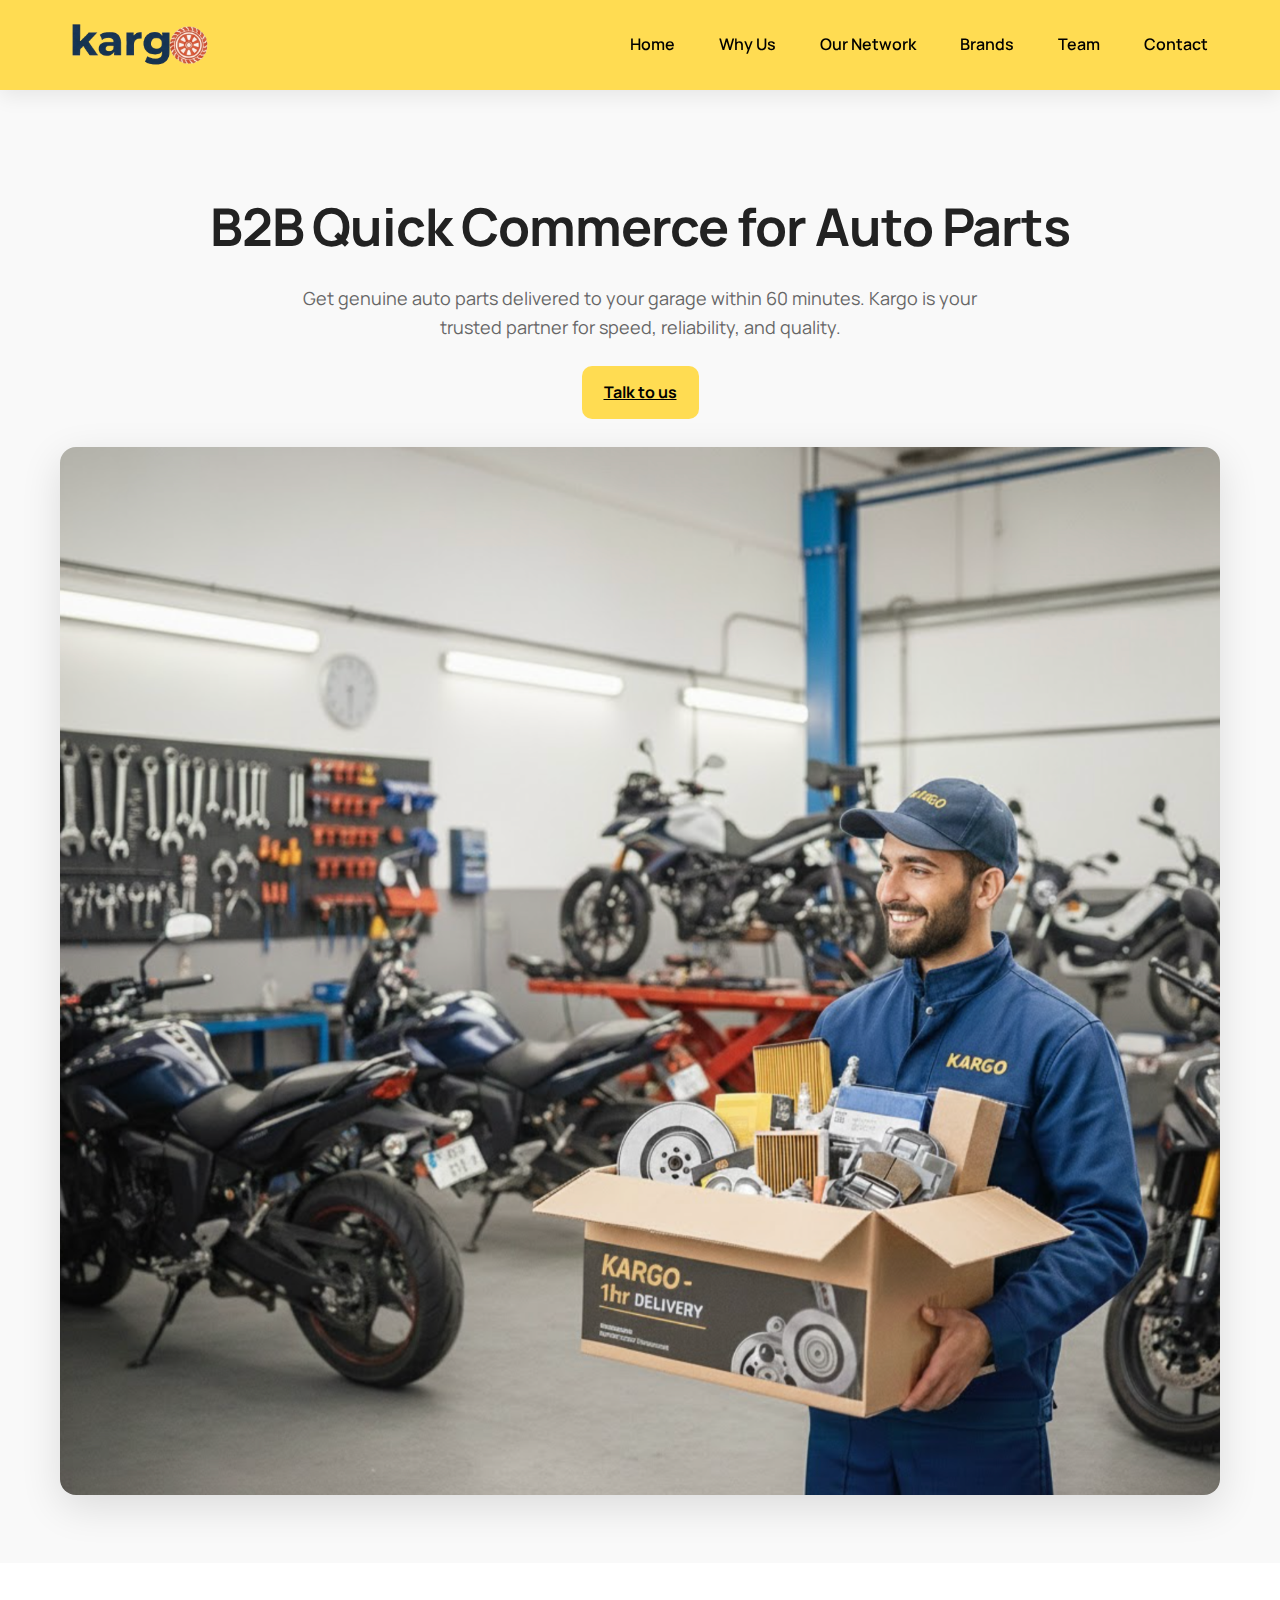
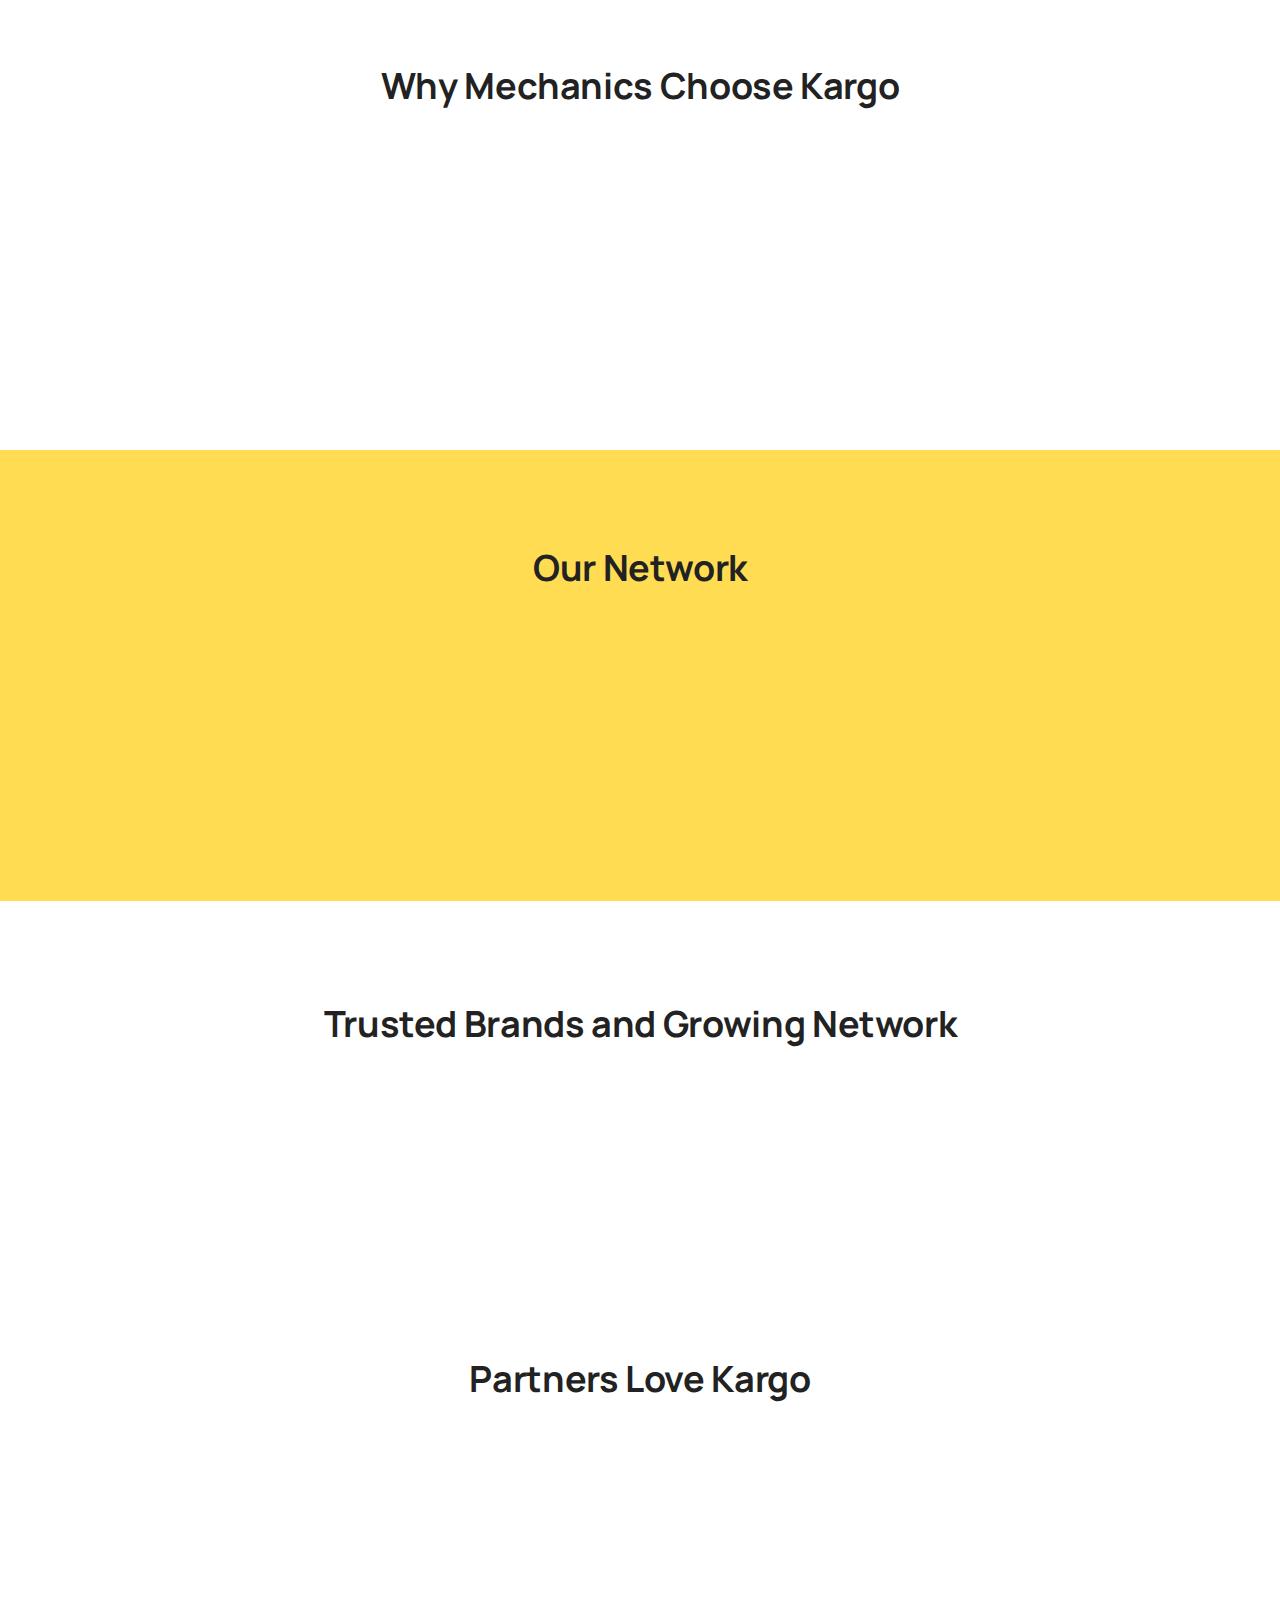
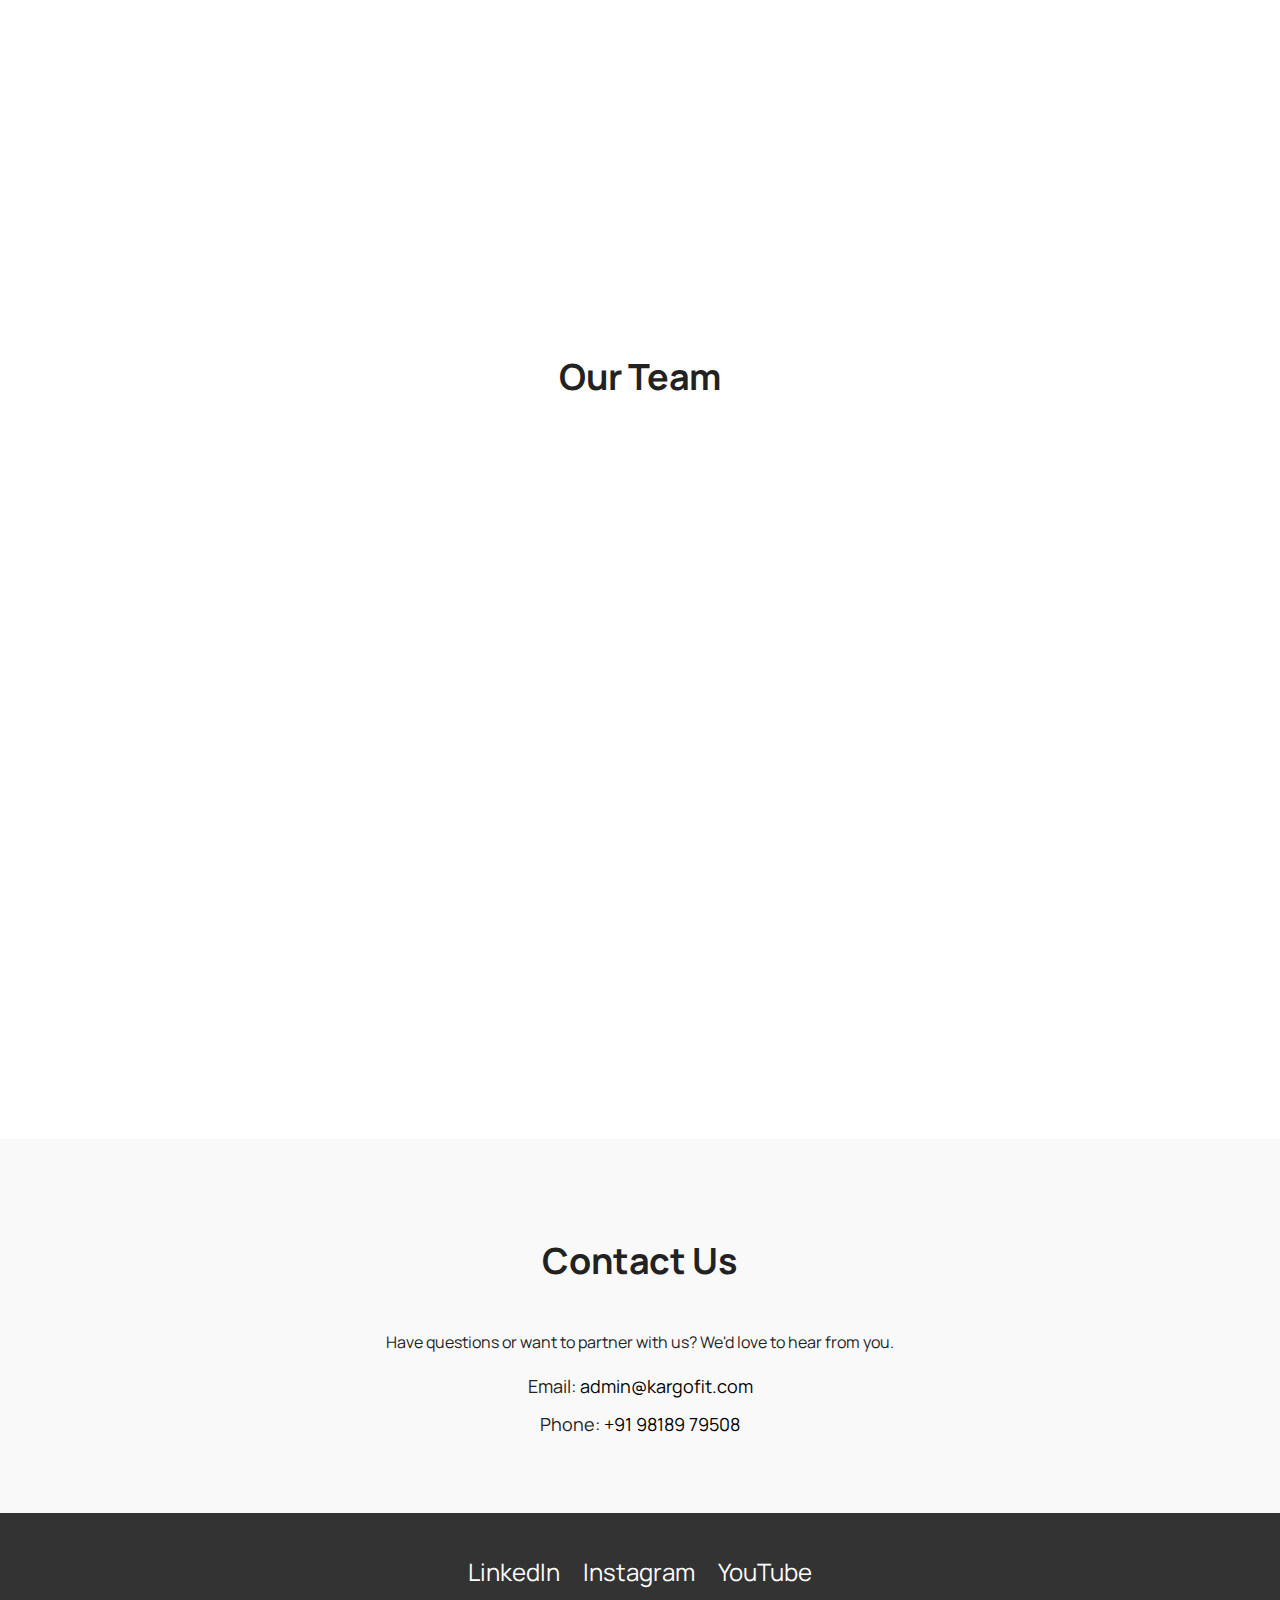
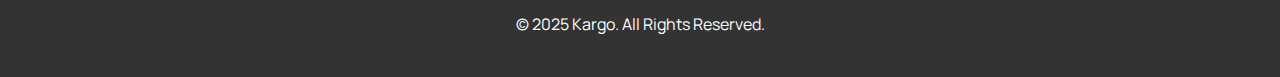
<file: index.html>
<!DOCTYPE html>
<html lang="en">

<head>
    <meta charset="UTF-8">
    <meta name="viewport" content="width=device-width, initial-scale=1.0">
    <title>Kargo - B2B Quick Commerce for Auto Parts</title>
    <meta name="description"
        content="Get genuine auto parts delivered within 60 minutes. Trusted B2B partner for speed, reliability, and quality.">
    <meta property="og:title" content="Kargo - B2B Quick Commerce for Auto Parts">
    <meta property="og:description"
        content="Get genuine auto parts delivered within 60 minutes. Trusted B2B partner for speed, reliability, and quality.">
    <meta property="og:type" content="website">
    <meta property="og:image" content="./img/home_bg.jpeg">
    <link rel="stylesheet" href="style.css">
    <link rel="preconnect" href="https://fonts.googleapis.com">
    <link rel="preconnect" href="https://fonts.gstatic.com" crossorigin>
    <link href="https://fonts.googleapis.com/css2?family=Manrope:wght@400;600;700;800&display=swap" rel="stylesheet">
    <style>
        /* Prevent section headings from being hidden behind the fixed header
           Adjust --header-height if your header height changes */
        :root {
            --header-height: 72px;
        }

        html {
            scroll-padding-top: var(--header-height);
        }

        /* For browsers that don't support scroll-padding-top on html */
        .section>.container>h2,
        .section h2 {
            scroll-margin-top: calc(var(--header-height) - 22px);
        }

        /* Small tweak for anchor targets inside sections */
        [id] {
            scroll-margin-top: calc(var(--header-height) - 18px);
        }
    </style>
    <link rel="icon" href="./img/tab.png" type="image/png">
</head>

<body>

    <header class="header">
        <div class="container">
            <a href="index.html" class="logo">
                <img src="./img/logo.png" type="image/png" alt="Kargo Logo">

            </a>
            <nav class="nav">
                <ul>
                    <li><a href="#hero">Home</a></li>
                    <li><a href="#why-us">Why Us</a></li>
                    <li><a href="#network">Our Network</a></li>
                    <li><a href="#brands">Brands</a></li>
                    <li><a href="#team">Team</a></li>
                    <li><a href="#contact">Contact</a></li>
                </ul>
            </nav>
            <div class="hamburger">
                <div class="line"></div>
                <div class="line"></div>
                <div class="line"></div>
            </div>
        </div>
    </header>

    <main>
        <section id="hero" class="hero">
            <div class="container reveal">
                <h1>B2B Quick Commerce for Auto Parts</h1>
                <p>Get genuine auto parts delivered to your garage within 60 minutes. Kargo is your trusted partner for
                    speed, reliability, and quality.</p>
                <a href="#contact" class="btn btn-primary">Talk to us</a>
                <img src="./img/bg3.png" alt="Auto parts delivery" loading="lazy">
            </div>
        </section>

        <section id="why-us" class="section">
            <div class="container">
                <h2>Why Mechanics Choose Kargo</h2>
                <div class="grid">
                    <div class="card reveal" style="background-color: #f1deff;">
                        <h3>60min Delivery</h3>
                        <p>No need to stop work and go out to buy spare parts. We deliver all bike parts at your garage.
                        </p>
                    </div>
                    <div class="card reveal" style="background-color: #d9efff;">
                        <h3>Genuine Parts</h3>
                        <p>Don't worry about fake/duplicate items. We provide only brand-authorized original items.</p>
                    </div>
                    <div class="card reveal" style="background-color: #e1ffec;">
                        <h3>Cheapest Pricing</h3>
                        <p>With a big network of distributors, we ensure that mechanics always receive items cheaper
                            than the local market.</p>
                    </div>
                </div>
            </div>
        </section>

        <section id="network" class="section network-section">
            <div class="container">
                <h2>Our Network</h2>
                <div class="network-grid">
                    <div class="network-item reveal">
                        <h3>1</h3>
                        <p>City</p>
                    </div>
                    <div class="network-item reveal">
                        <h3>20+</h3>
                        <p>Wholesalers/Distributers</p>
                    </div>
                    <div class="network-item reveal">
                        <h3>100+</h3>
                        <p>Garages</p>
                    </div>
                    <div class="network-item reveal">
                        <h3>700+</h3>
                        <p>SKUs</p>
                    </div>
                </div>
            </div>
        </section>

        <section id="brands" class="section">
            <div class="container">
                <h2>Trusted Brands and Growing Network</h2>
                <div class="scrolling-wrapper">
                    <img src="./img/brands/img-01.png" alt="Brand 1" class="brand-logo reveal" loading="lazy">
                    <img src="./img/brands/img-02.png" alt="Brand 2" class="brand-logo reveal" loading="lazy">
                    <img src="./img/brands/img-03.png" alt="Brand 3" class="brand-logo reveal" loading="lazy">
                    <img src="./img/brands/bike-1.jpg" alt="Brand 4" class="brand-logo reveal" loading="lazy">
                    <img src="./img/brands/bike-2.jpg" alt="Brand 5" class="brand-logo reveal" loading="lazy">
                    <img src="./img/brands/img-06.png" alt="Brand 6" class="brand-logo reveal" loading="lazy">
                    <img src="./img/brands/img-07.png" alt="Brand 7" class="brand-logo reveal" loading="lazy">
                    <img src="./img/brands/img-08.png" alt="Brand 8" class="brand-logo reveal" loading="lazy">
                    <img src="./img/brands/bike-2.png" alt="Brand 9" class="brand-logo reveal" loading="lazy">
                    <img src="./img/brands/img-10.png" alt="Brand 10" class="brand-logo reveal" loading="lazy">
                    <img src="./img/brands/bike-4.png" alt="Brand 11" class="brand-logo reveal" loading="lazy">
                </div>
            </div>
        </section>

        <section id="testimonials" class="section">
            <div class="container">
                <h2>Partners Love Kargo</h2>
                <div class="testimonial-grid">
                    <div class="testimonial reveal">
                        <img src="./img/1.jpg" alt="Vendor 1" class="testimonial-img" loading="lazy">
                        <p class="testimonial-text">"Kargo is very helpful for our garage. Now we get original parts
                            fast, so work never stops. Mechanics and customers are both happy."</p>
                        <p class="testimonial-author">- Rahul (Krishna Auto)</p>
                    </div>
                    <div class="testimonial reveal">
                        <img src="./img/2.jpg" alt="Vendor 2" class="testimonial-img" loading="lazy">
                        <p class="testimonial-text">"Kargo gives us original parts at best rates. Delivery is always
                            fast, so our work never gets delayed. Mechanics trust Kargo and customers are satisfied."
                        </p>
                        <p class="testimonial-author">- Anil (Anil Auto)</p>
                    </div>
                </div>
            </div>
        </section>

        <section id="team" class="section">
            <div class="container">
                <h2>Our Team</h2>
                <div class="team-grid">
                    <a href="https://www.linkedin.com/in/sanchit-agrawal-product/" target="_blank"
                        class="team-member-link">
                        <div class="team-member reveal">
                            <img src="./img/sanchit.jpeg" alt="Sanchit Agrawal" loading="lazy">
                            <h3>Sanchit Agrawal<br><span class="role">Co-Founder & CEO</span></h3>
                        </div>
                    </a>
                    <a href="https://www.linkedin.com/in/nand-sharma/" target="_blank" class="team-member-link">
                        <div class="team-member reveal">
                            <img src="./img/nand.png" alt="Nand Sharma" loading="lazy">
                            <h3>Nand Sharma<br><span class="role">Co-Founder & CTO</span></h3>
                        </div>
                    </a>
                </div>
            </div>
        </section>

        <section id="contact" class="section contact-section">
            <div class="container">
                <h2>Contact Us</h2>
                <p>Have questions or want to partner with us? We'd love to hear from you.</p>
                <div class="contact-details">
                    <p>Email: <a href="mailto:admin@kargofit.com">admin@kargofit.com</a></p>
                    <p>Phone: <a href="tel:+919818979508">+91 98189 79508</a></p>
                </div>
            </div>
        </section>

    </main>

    <footer class="footer">
        <div class="container">
            <div class="social-links">
                <a href="https://www.linkedin.com/company/kargofit/" target="_blank">LinkedIn</a>
                <a href="https://www.instagram.com/kargof1t/" target="_blank">Instagram</a>
                <a href="https://www.youtube.com/@kargoF1t" target="_blank">YouTube</a>
            </div>
            <p>&copy; 2025 Kargo. All Rights Reserved.</p>
        </div>
    </footer>

    <script>
        const hamburger = document.querySelector('.hamburger');
        const navUl = document.querySelector('.nav ul');

        hamburger.addEventListener('click', () => {
            navUl.classList.toggle('active');
        });
    </script>

    <script>
        /* Keep --header-height in sync with actual header height so
           scroll-padding/scroll-margin rules work across devices */
        (function () {
            function setHeaderHeightVar() {
                var header = document.querySelector('.header');
                var h = header ? header.getBoundingClientRect().height : 72;
                document.documentElement.style.setProperty('--header-height', Math.ceil(h) + 'px');
            }

            var resizeTimer;
            document.addEventListener('DOMContentLoaded', setHeaderHeightVar);
            window.addEventListener('load', setHeaderHeightVar);
            window.addEventListener('resize', function () {
                clearTimeout(resizeTimer);
                resizeTimer = setTimeout(setHeaderHeightVar, 120);
            });
        })();
    </script>

    <script>
        (function () {
            var targets = document.querySelectorAll('.reveal');
            if (!('IntersectionObserver' in window)) {
                targets.forEach(function (el) { el.classList.add('in'); });
                return;
            }
            var observer = new IntersectionObserver(function (entries) {
                entries.forEach(function (entry) {
                    if (entry.isIntersecting) {
                        entry.target.classList.add('in');
                        observer.unobserve(entry.target);
                    }
                });
            }, { threshold: 0.12 });
            targets.forEach(function (el) { observer.observe(el); });
        })();
    </script>

</body>

</html>
</file>
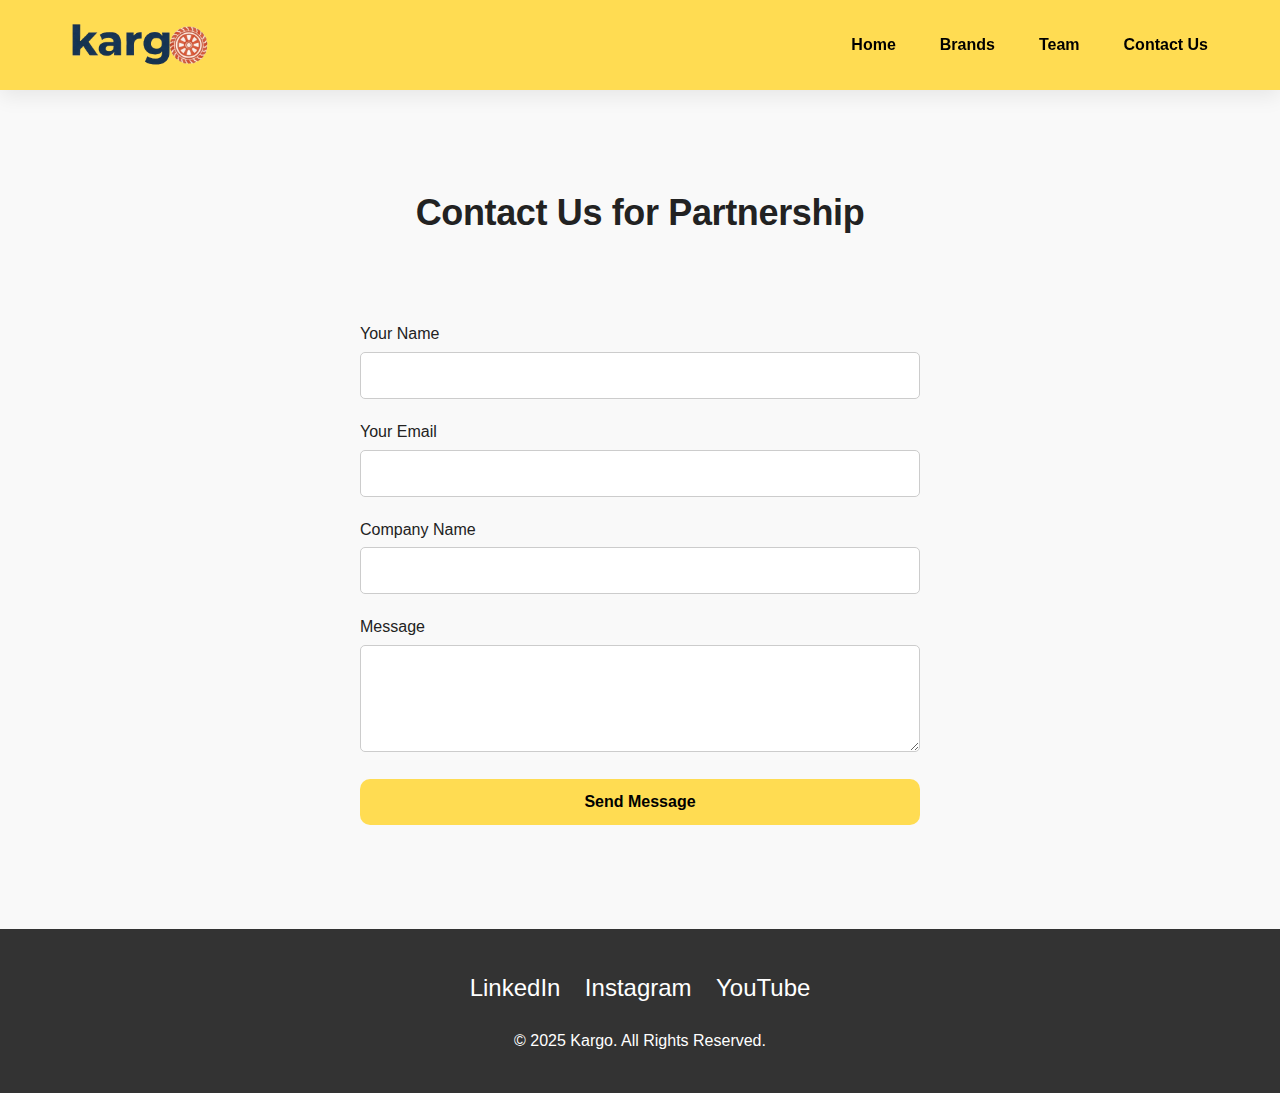
<file: contact.html>
<!DOCTYPE html>
<html lang="en">
<head>
    <meta charset="UTF-8">
    <meta name="viewport" content="width=device-width, initial-scale=1.0">
    <title>Contact Us - Kargo</title>
    <link rel="stylesheet" href="style.css">
    <link rel="icon" href="./img/tab.png" type="image/png">
</head>
<body>

    <header class="header">
        <div class="container">
            <a href="index.html" class="logo">
                <img src="./img/logo.png" type="image/png" alt="Kargo Logo">
            </a>
            <nav class="nav">
                <ul>
                    <li><a href="index.html">Home</a></li>
                    <li><a href="index.html#brands">Brands</a></li>
                    <li><a href="index.html#team">Team</a></li>
                    <li><a href="contact.html">Contact Us</a></li>
                </ul>
            </nav>
            <div class="hamburger">
                <div class="line"></div>
                <div class="line"></div>
                <div class="line"></div>
            </div>
        </div>
    </header>

    <main>
        <section class="section contact-section">
            <div class="container">
                <h2>Contact Us for Partnership</h2>
                <div class="contact-form">
                    <!-- IMPORTANT: Replace YOUR_FORM_ID with your actual Formspree form ID -->
                    <form action="https://formspree.io/f/YOUR_FORM_ID" method="POST">
                        <div class="form-group">
                            <label for="name">Your Name</label>
                            <input type="text" id="name" name="name" required>
                        </div>
                        <div class="form-group">
                            <label for="email">Your Email</label>
                            <input type="email" id="email" name="_replyto" required>
                        </div>
                        <div class="form-group">
                            <label for="company">Company Name</label>
                            <input type="text" id="company" name="company">
                        </div>
                        <div class="form-group">
                            <label for="message">Message</label>
                            <textarea id="message" name="message" rows="5" required></textarea>
                        </div>
                        <input type="hidden" name="_subject" value="Partnership Inquiry from Kargo Website">
                        <button type="submit" class="btn">Send Message</button>
                    </form>
                </div>
            </div>
        </section>
    </main>

    <footer class="footer">
        <div class="container">
            <div class="social-links">
                <a href="https://www.linkedin.com/company/kargofit/" target="_blank">LinkedIn</a>
                <a href="https://www.instagram.com/kargof1t/" target="_blank">Instagram</a>
                <a href="https://www.youtube.com/@kargoF1t" target="_blank">YouTube</a>
            </div>
            <p>&copy; 2025 Kargo. All Rights Reserved.</p>
        </div>
    </footer>

    <script>
        const hamburger = document.querySelector('.hamburger');
        const navUl = document.querySelector('.nav ul');

        hamburger.addEventListener('click', () => {
            navUl.classList.toggle('active');
        });
    </script>

</body>
</html>
</file>
<file: style.css>
:root { --brand-yellow: #FFDC52; --brand-black: #111; --text: #222; --muted: #666; --bg: #fff; }
body { font-family: 'Manrope', sans-serif; line-height: 1.6; color: var(--text); background-color: var(--bg); margin: 0; -webkit-font-smoothing: antialiased; -moz-osx-font-smoothing: grayscale; }

*,
*::before,
*::after {
    box-sizing: border-box;
}

.container {
    max-width: 1200px;
    margin: 0 auto;
    padding: 0 20px;
}

/* Header */
.header { background-color: var(--brand-yellow); padding: 20px 0; position: sticky; top: 0; z-index: 1000; box-shadow: 0 6px 20px rgba(0,0,0,0.08); }

.header .container {
    display: flex;
    justify-content: space-between;
    align-items: center;
    position: relative;
}

.logo {
    font-weight: 700;
    font-size: 24px;
    color: #000;
    text-decoration: none;
}

.logo img {
    height: 50px;
    vertical-align: middle;
}

.tagline {
    font-size: 14px;
    font-weight: 500;
    color: #333;
    margin-left: 10px;
}

.nav ul {
    list-style: none;
    margin: 0;
    padding: 0;
    display: flex;
    gap: 20px;
}

.nav a { text-decoration: none; color: #000; font-weight: 600; font-size: 16px; padding: 10px 12px; border-radius: 8px; transition: all 0.2s ease; }

.nav a:hover { background: rgba(0,0,0,0.06); color: #000; }

.hamburger {
    display: none;
    cursor: pointer;
}

.hamburger .line {
    width: 25px;
    height: 3px;
    background-color: #000;
    margin: 5px 0;
}

/* Hero Section */
.hero { background-color: #f9f9f9; padding: 60px 0; text-align: center; }

.hero h1 { font-size: 52px; margin-bottom: 16px; letter-spacing: -0.02em; }

.hero p { font-size: 18px; max-width: 720px; margin: 0 auto 24px; color: var(--muted); }

.hero img { max-width: 100%; height: auto; border-radius: 16px; box-shadow: 0 12px 40px rgba(0,0,0,0.12); }
.hero .btn-primary { display: inline-block; width: auto; margin-bottom: 28px; }

/* Sections */
.section { padding: 64px 0; }

.section h2 { text-align: center; font-size: 36px; margin-bottom: 40px; letter-spacing: -0.01em; }

.grid {
    display: grid;
    grid-template-columns: repeat(3, 1fr);
    gap: 30px;
}

.card { background-color: #f9f9f9; padding: 30px; border-radius: 12px; text-align: center; box-shadow: 0 6px 20px rgba(0,0,0,0.06); transition: transform 0.15s ease, box-shadow 0.15s ease; }
.card:hover { transform: translateY(-4px); box-shadow: 0 10px 28px rgba(0,0,0,0.10); }

.card h3 {
    font-size: 24px;
    margin-bottom: 15px;
}

.card p {
    font-size: 16px;
}

/* Team Section */
.team-member { text-align: center; padding: 24px; border-radius: 12px; background: #fff; box-shadow: 0 6px 20px rgba(0,0,0,0.06); transition: transform 0.15s ease, box-shadow 0.15s ease; }
.team-member-link:hover .team-member { transform: translateY(-3px); box-shadow: 0 12px 32px rgba(0,0,0,0.10); }

.team-member-link {
    text-decoration: none;
    color: inherit;
}

.team-member img {
    width: 150px;
    height: 150px;
    border-radius: 50%;
    object-fit: cover;
    margin-bottom: 20px;
}

.team-member h3 {
    font-size: 20px;
    margin-bottom: 5px;
}

.team-member p {
    font-size: 14px;
    color: #777;
}

/* Network Section */
.network-section { background-color: var(--brand-yellow); padding: 60px 0; text-align: center; }

.network-grid {
    display: grid;
    grid-template-columns: repeat(4, 1fr);
    gap: 30px;
    max-width: 1000px;
    margin: 0 auto;
}

@media (max-width: 768px) {
    .network-grid {
        grid-template-columns: 1fr;
    }
}

.network-item { background-color: #fff; padding: 30px; border-radius: 12px; box-shadow: 0 6px 20px rgba(0, 0, 0, 0.08); }

.network-item h3 { font-size: 36px; margin-bottom: 10px; color: #000; font-weight: 800; }

.network-item p { font-size: 14px; color: var(--muted); text-transform: uppercase; letter-spacing: 0.06em; }

/* Contact Section */
.contact-section {
    background-color: #f9f9f9;
    text-align: center;
}

.contact-details p {
    font-size: 18px;
    margin: 10px 0;
}

.contact-details a {
    color: #000;
    text-decoration: none;
}

.contact-form {
    max-width: 600px;
    margin: 0 auto;
    text-align: left;
    padding: 40px 20px;
}

.form-group {
    margin-bottom: 20px;
}

.form-group label {
    display: block;
    margin-bottom: 5px;
    font-weight: 500;
}

.form-group input,
.form-group textarea {
    width: 100%;
    padding: 15px;
    border: 1px solid #ccc;
    border-radius: 5px;
    box-sizing: border-box;
}

.btn { background-color: var(--brand-yellow); color: #000; padding: 14px 22px; border: none; border-radius: 10px; cursor: pointer; font-size: 16px; font-weight: 700; transition: transform 0.15s ease, box-shadow 0.15s ease, background-color 0.3s; width: 100%; }

.btn:hover { background-color: #f0c42b; transform: translateY(-1px); box-shadow: 0 8px 24px rgba(0,0,0,0.12); }
.btn:active { transform: translateY(0); box-shadow: none; }

.social-links {
    margin-bottom: 20px;
}

.social-links a {
    color: #fff;
    text-decoration: none;
    margin: 0 10px;
    font-size: 24px;
}

.brand-logo { max-height: 60px; max-width: 150px; margin: 0 auto; filter: grayscale(100%); opacity: 0.8; transition: filter 0.2s ease, opacity 0.2s ease, transform 0.2s ease; }
.scrolling-wrapper .brand-logo:hover { filter: none; opacity: 1; transform: scale(1.03); }

/* Footer */
.footer {
    background-color: #333;
    color: #fff;
    padding: 40px 0;
    text-align: center;
}

.footer p {
    margin: 0;
}

.scrolling-wrapper {
    overflow-x: auto;
    white-space: nowrap;
    display: flex;
    gap: 20px;
    padding: 20px 0;
}

.scrolling-wrapper .brand-logo {
    flex: 0 0 auto;
}

/* Testimonials Section */
.testimonial-grid {
    display: grid;
    grid-template-columns: repeat(2, 1fr);
    gap: 30px;
}

.testimonial { background-color: #f9f9f9; padding: 30px; border-radius: 12px; text-align: center; box-shadow: 0 6px 20px rgba(0,0,0,0.06); }

.testimonial-img {
    width: 100px;
    height: 100px;
    border-radius: 50%;
    object-fit: cover;
    margin-bottom: 20px;
}

.testimonial-text { font-style: italic; margin-bottom: 20px; color: var(--muted); }

.testimonial-author {
    font-weight: 700;
}

@media (max-width: 768px) {
    .testimonial-grid {
        grid-template-columns: 1fr;
    }

    .nav ul {
        display: none;
        flex-direction: column;
        background-color: #FFDC52;
        position: absolute;
        top: 70px;
        left: 0;
        width: 100%;
        padding: 20px 0;
        text-align: center;
    }

    .nav ul.active {
        display: flex;
    }

    .hamburger {
        display: block;
    }

    .grid {
        grid-template-columns: 1fr;
    }

    .network-grid {
        grid-template-columns: repeat(2, 1fr);
    }

    .hero h1 { font-size: 36px; }

    .section h2 {
        font-size: 28px;
    }

    .footer .container {
        flex-direction: column;
    }

    .social-links {
        margin-bottom: 10px;
    }
}

.reveal { opacity: 0; transform: translateY(12px); transition: opacity 0.4s ease, transform 0.4s ease; }
.reveal.in { opacity: 1; transform: translateY(0); }

@media (max-width: 480px) {
    .network-grid {
        grid-template-columns: 1fr;
    }
}
</file>
